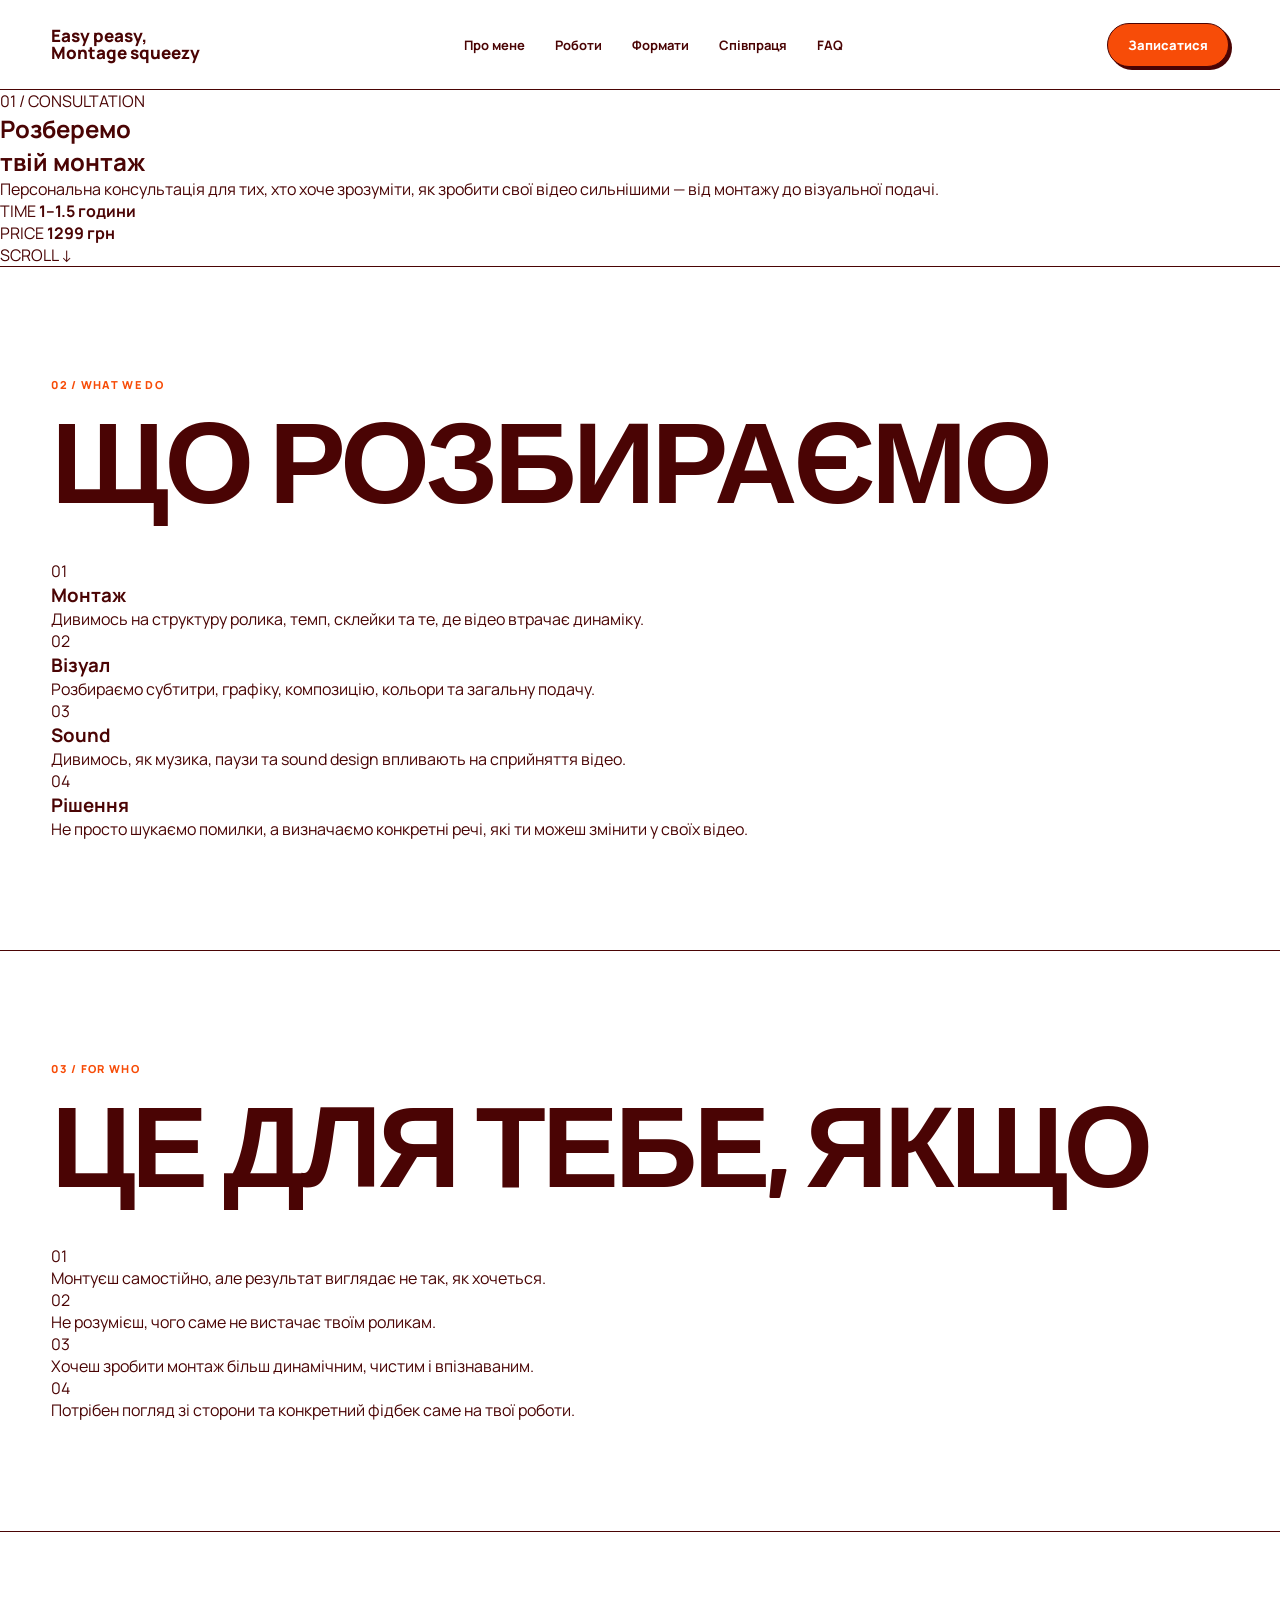
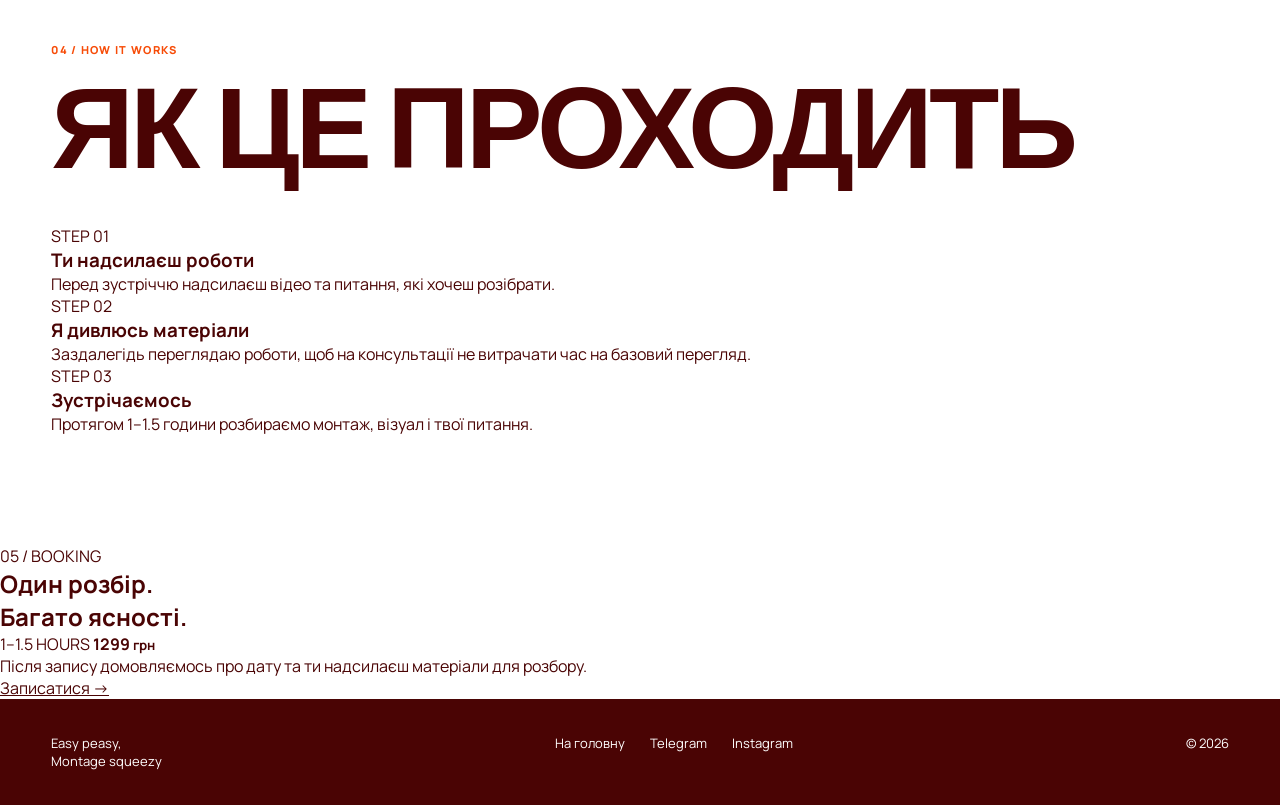
<file: consultation.html>
<!DOCTYPE html>
<html lang="uk">

<head>
  <meta charset="UTF-8">
  <meta name="viewport" content="width=device-width, initial-scale=1.0">

  <title>Консультація — Easy peasy, Montage squeezy</title>

  <link rel="stylesheet" href="css/style.css">
</head>

<body>

  <!-- HEADER -->

  <header class="header">

    <a href="index.html" class="logo">
      Easy peasy,<br>
      Montage squeezy
    </a>

    <nav class="nav">
      <a href="index.html#about">Про мене</a>
      <a href="index.html#portfolio">Роботи</a>
      <a href="index.html#formats">Формати</a>
      <a href="index.html#process">Співпраця</a>
      <a href="index.html#faq">FAQ</a>
    </nav>

    <a href="#booking" class="header-button">
      Записатися
    </a>

  </header>


  <main>

    <!-- CONSULTATION HERO -->

    <section class="consult-page-hero">

      <div class="corner corner-tl">
        <i></i><i></i><i></i>
      </div>

      <div class="corner corner-tr">
        <i></i><i></i><i></i>
      </div>


      <div class="consult-page-label">
        01 / CONSULTATION
      </div>


      <h1>
        Розберемо<br>
        твій монтаж
      </h1>


      <div class="consult-hero-bottom">

        <p>
          Персональна консультація для тих,
          хто хоче зрозуміти, як зробити свої
          відео сильнішими — від монтажу
          до візуальної подачі.
        </p>


        <div class="consult-hero-meta">

          <div>
            <span>TIME</span>
            <strong>1–1.5 години</strong>
          </div>

          <div>
            <span>PRICE</span>
            <strong>1299 грн</strong>
          </div>

        </div>

      </div>


      <div class="consult-scroll">
        SCROLL ↓
      </div>

    </section>


    <!-- WHAT WE DO -->

    <section class="section consult-what">

      <div class="section-label">
        02 / WHAT WE DO
      </div>

      <h2 class="section-title">
        Що розбираємо
      </h2>


      <div class="consult-topics">

        <article>

          <span>01</span>

          <h3>
            Монтаж
          </h3>

          <p>
            Дивимось на структуру ролика,
            темп, склейки та те,
            де відео втрачає динаміку.
          </p>

        </article>


        <article>

          <span>02</span>

          <h3>
            Візуал
          </h3>

          <p>
            Розбираємо субтитри,
            графіку, композицію,
            кольори та загальну подачу.
          </p>

        </article>


        <article>

          <span>03</span>

          <h3>
            Sound
          </h3>

          <p>
            Дивимось, як музика,
            паузи та sound design
            впливають на сприйняття відео.
          </p>

        </article>


        <article>

          <span>04</span>

          <h3>
            Рішення
          </h3>

          <p>
            Не просто шукаємо помилки,
            а визначаємо конкретні речі,
            які ти можеш змінити у своїх відео.
          </p>

        </article>

      </div>

    </section>


    <!-- FOR WHO -->

    <section class="section consult-for">

      <div class="section-label">
        03 / FOR WHO
      </div>

      <h2 class="section-title">
        Це для тебе, якщо
      </h2>


      <div class="consult-for-list">

        <div>
          <span>01</span>
          <p>
            Монтуєш самостійно,
            але результат виглядає
            не так, як хочеться.
          </p>
        </div>


        <div>
          <span>02</span>
          <p>
            Не розумієш,
            чого саме не вистачає
            твоїм роликам.
          </p>
        </div>


        <div>
          <span>03</span>
          <p>
            Хочеш зробити монтаж
            більш динамічним,
            чистим і впізнаваним.
          </p>
        </div>


        <div>
          <span>04</span>
          <p>
            Потрібен погляд зі сторони
            та конкретний фідбек
            саме на твої роботи.
          </p>
        </div>

      </div>

    </section>


    <!-- PROCESS -->

    <section class="section consult-process">

      <div class="section-label">
        04 / HOW IT WORKS
      </div>

      <h2 class="section-title">
        Як це проходить
      </h2>


      <div class="consult-steps">

        <div class="consult-step">

          <span>
            STEP 01
          </span>

          <h3>
            Ти надсилаєш роботи
          </h3>

          <p>
            Перед зустріччю надсилаєш
            відео та питання,
            які хочеш розібрати.
          </p>

        </div>


        <div class="consult-step">

          <span>
            STEP 02
          </span>

          <h3>
            Я дивлюсь матеріали
          </h3>

          <p>
            Заздалегідь переглядаю роботи,
            щоб на консультації
            не витрачати час на базовий перегляд.
          </p>

        </div>


        <div class="consult-step">

          <span>
            STEP 03
          </span>

          <h3>
            Зустрічаємось
          </h3>

          <p>
            Протягом 1–1.5 години
            розбираємо монтаж,
            візуал і твої питання.
          </p>

        </div>

      </div>

    </section>


    <!-- PRICE -->

    <section class="consult-price-section" id="booking">

      <div class="consult-price-small">
        05 / BOOKING
      </div>


      <div class="consult-price-grid">

        <div>

          <h2>
            Один розбір.<br>
            Багато ясності.
          </h2>

        </div>


        <div class="consult-booking">

          <span class="consult-duration">
            1–1.5 HOURS
          </span>

          <strong class="consult-big-price">
            1299
            <small>грн</small>
          </strong>

          <p>
            Після запису домовляємось
            про дату та ти надсилаєш
            матеріали для розбору.
          </p>

          <a href="#" class="consult-book-button">
            Записатися
            <span>→</span>
          </a>

        </div>

      </div>

    </section>

  </main>


  <!-- FOOTER -->

  <footer class="footer">

    <div>
      Easy peasy,<br>
      Montage squeezy
    </div>

    <div class="footer-links">
      <a href="index.html">На головну</a>
      <a href="#">Telegram</a>
      <a href="#">Instagram</a>
    </div>

    <div>
      © 2026
    </div>

  </footer>


</body>
</html>
</file>
<file: css/style.css>
@import url('https://fonts.googleapis.com/css2?family=Barlow+Condensed:wght@500;600;700;800;900&family=Manrope:wght@400;500;600;700;800&display=swap');


:root {
  --oxblood: #4A0404;
  --orange: #F74C08;
  --blue: #A4B8FF;
  --white: #FFFFFF;
  --black: #111111;
}


/* RESET */

* {
  margin: 0;
  padding: 0;
  box-sizing: border-box;
}


html {
  scroll-behavior: smooth;
}


body {
  overflow-x: hidden;

  background: var(--white);

  color: var(--oxblood);

  font-family: "Manrope", sans-serif;
}


img {
  display: block;
  max-width: 100%;
}


a {
  color: inherit;
}


/* =========================
   HEADER
========================= */

.header {
  height: 90px;

  display: flex;
  align-items: center;
  justify-content: space-between;

  gap: 30px;

  padding: 0 4vw;

  background: var(--white);

  border-bottom: 1px solid var(--oxblood);

  position: relative;

  z-index: 100;
}


.logo {
  text-decoration: none;

  font-size: 17px;
  font-weight: 800;

  line-height: 0.95;
}


.nav {
  display: flex;

  gap: 30px;
}


.nav a {
  text-decoration: none;

  font-size: 13px;
  font-weight: 700;

  transition: 0.2s;
}


.nav a:hover {
  color: var(--orange);
}


.header-button {
  padding: 12px 20px;

  background: var(--orange);

  border: 1px solid var(--oxblood);

  border-radius: 100px;

  box-shadow: 3px 3px 0 var(--oxblood);

  color: var(--white);

  text-decoration: none;

  font-size: 13px;
  font-weight: 800;
}


/* =========================
   HERO
========================= */

.hero {
  min-height: calc(100vh - 90px);

  position: relative;

  overflow: hidden;

  background: var(--white);

  padding: 50px 4vw 80px;
}


/* CORNERS */

.corner {
  position: absolute;

  z-index: 20;

  display: flex;

  gap: 3px;
}


.corner i {
  width: 10px;
  height: 7px;

  display: block;

  background: var(--oxblood);
}


.corner-tl {
  top: 14px;
  left: 14px;
}


.corner-tr {
  top: 14px;
  right: 14px;
}


.corner-bl {
  bottom: 14px;
  left: 14px;
}


.corner-br {
  bottom: 14px;
  right: 14px;
}


/* EYEBROW */

.hero-eyebrow {
  position: absolute;

  top: 35px;
  left: 4vw;

  z-index: 10;

  color: var(--orange);

  font-size: 10px;
  font-weight: 800;

  letter-spacing: 0.12em;
}


/* BIG TITLE */

.hero-title {
  width: 100%;

  position: relative;

  z-index: 1;

  padding-top: 65px;

  pointer-events: none;
}


.hero-title-top,
.hero-title-bottom {
  font-family: "Barlow Condensed", sans-serif;

  font-weight: 700;

  letter-spacing: -0.045em;

  text-transform: uppercase;

  white-space: nowrap;
}


.hero-title-top {
  font-size: clamp(120px, 18vw, 280px);

  line-height: 0.7;

  text-align: center;

  color: var(--oxblood);
}


.hero-title-bottom {
  margin-top: 110px;

  font-size: clamp(95px, 14vw, 220px);

  line-height: 0.72;

  text-align: center;

  color: var(--orange);
}


/* CENTRAL PHOTO */

.hero-photo {
  width: min(36vw, 500px);

  aspect-ratio: 4 / 3;

  position: absolute;

  top: 48%;
  left: 50%;

  transform:
    translate(-50%, -50%)
    rotate(-1deg);

  z-index: 6;

  overflow: hidden;

  background: var(--blue);

  border: 1px solid var(--oxblood);
}


.hero-photo img {
  width: 100%;
  height: 100%;

  object-fit: cover;

  object-position: center 40%;
}


.photo-time {
  position: absolute;

  right: 8px;
  bottom: 8px;

  padding: 5px 7px;

  background: var(--white);

  border: 1px solid var(--oxblood);

  font-size: 9px;
  font-weight: 800;
}


/* DOODLE */

.doodle {
  position: absolute;

  z-index: 3;

  pointer-events: none;
}


.doodle path {
  stroke: var(--oxblood);

  stroke-width: 1.5;

  vector-effect: non-scaling-stroke;
}


.doodle-one {
  width: 75%;

  top: 10%;
  left: 5%;

  transform: rotate(-4deg);

  opacity: 0.5;
}


.doodle-two {
  width: 65%;

  right: 2%;
  bottom: 12%;

  transform: rotate(5deg);

  opacity: 0.4;
}


/* HERO DESCRIPTION */

.hero-description {
  width: 280px;

  position: absolute;

  left: 4vw;
  bottom: 90px;

  z-index: 10;
}


.hero-description p {
  margin-bottom: 20px;

  font-size: 14px;

  line-height: 1.5;
}


.hero-button {
  display: inline-flex;

  align-items: center;

  gap: 25px;

  padding: 13px 20px;

  background: var(--orange);

  border: 1px solid var(--oxblood);

  border-radius: 100px;

  box-shadow: 3px 3px 0 var(--oxblood);

  color: var(--white);

  text-decoration: none;

  font-size: 12px;
  font-weight: 800;
}


.hero-button span {
  font-size: 18px;
}


/* RIGHT NOTE */

.hero-side-note {
  position: absolute;

  right: 4vw;
  bottom: 110px;

  z-index: 10;

  font-family: "Barlow Condensed", sans-serif;

  font-size: 20px;
  font-weight: 700;

  line-height: 0.9;

  text-align: right;

  color: var(--oxblood);
}


/* HERO BOTTOM */

.hero-bottom {
  position: absolute;

  left: 4vw;
  right: 4vw;
  bottom: 25px;

  z-index: 10;

  display: flex;

  justify-content: space-between;

  padding-top: 10px;

  border-top: 1px solid var(--oxblood);

  font-size: 9px;
  font-weight: 700;

  letter-spacing: 0.1em;
}


/* =========================
   GENERAL SECTIONS
========================= */

.section {
  padding: 110px 4vw;

  border-top: 1px solid var(--oxblood);
}


.section-label {
  margin-bottom: 22px;

  color: var(--orange);

  font-size: 11px;
  font-weight: 800;

  letter-spacing: 0.12em;
}


.section-title {
  margin-bottom: 60px;

  font-family: "Barlow Condensed", sans-serif;

  font-size: clamp(70px, 9vw, 135px);

  font-weight: 700;

  line-height: 0.75;

  letter-spacing: -0.035em;

  text-transform: uppercase;
}


/* =========================
   ABOUT
========================= */

.about {
  background: var(--white);
}


.about-grid {
  display: grid;

  grid-template-columns: 1fr 1fr;

  gap: 8vw;

  align-items: center;
}


.about-text {
  max-width: 620px;

  font-size: 21px;

  line-height: 1.55;
}


.about-text p + p {
  margin-top: 25px;
}


.about-visual {
  min-height: 330px;

  display: flex;

  flex-direction: column;

  justify-content: center;

  padding: 35px;

  background: var(--blue);

  border: 1px solid var(--oxblood);

  transform: rotate(1deg);
}


.about-visual span {
  font-family: "Barlow Condensed", sans-serif;

  font-size: clamp(45px, 5vw, 75px);

  font-weight: 700;

  line-height: 0.82;
}


/* =========================
   PORTFOLIO
========================= */

.portfolio {
  background: var(--oxblood);

  color: var(--white);
}


.portfolio .section-title {
  color: var(--white);
}


.portfolio-grid {
  display: grid;

  grid-template-columns: repeat(4, 1fr);

  gap: 18px;
}


.work-placeholder {
  aspect-ratio: 9 / 16;

  display: flex;

  align-items: center;
  justify-content: center;

  background: var(--blue);

  color: var(--oxblood);

  font-family: "Barlow Condensed", sans-serif;

  font-size: 70px;
  font-weight: 700;
}


.work-card:nth-child(even) .work-placeholder {
  background: var(--orange);

  color: var(--white);
}


.work-card h3 {
  margin-top: 12px;

  font-size: 15px;
}


/* =========================
   FORMATS
========================= */

.formats {
  background: var(--blue);
}


.format {
  padding: 50px 0;

  border-top: 1px solid var(--oxblood);
}


.format:last-child {
  border-bottom: 1px solid var(--oxblood);
}


.format-heading {
  display: grid;

  grid-template-columns: 60px 1fr auto;

  gap: 25px;

  align-items: end;
}


.format-number {
  color: var(--orange);

  font-size: 12px;
  font-weight: 800;
}


.format-heading h3 {
  font-family: "Barlow Condensed", sans-serif;

  font-size: clamp(50px, 6vw, 90px);

  font-weight: 700;

  line-height: 0.8;

  text-transform: uppercase;
}


.format-heading strong {
  padding: 10px 16px;

  background: var(--orange);

  border: 1px solid var(--oxblood);

  border-radius: 100px;

  color: var(--white);

  font-size: 16px;
}


.format-content {
  display: grid;

  grid-template-columns: 1fr 1fr;

  gap: 10vw;

  margin-top: 35px;
  margin-left: 85px;
}


.format-content > p {
  max-width: 500px;

  font-size: 17px;

  line-height: 1.55;
}


.prices {
  background: var(--white);

  border: 1px solid var(--oxblood);

  padding: 0 20px;
}


.prices div {
  display: flex;

  justify-content: space-between;

  padding: 16px 0;

  border-bottom: 1px solid var(--oxblood);
}


.prices div:last-child {
  border-bottom: 0;
}


.prices b {
  color: var(--orange);
}


/* =========================
   PROCESS
========================= */

.process {
  background: var(--white);
}


.process-grid {
  display: grid;

  grid-template-columns: repeat(4, 1fr);

  gap: 16px;
}


.process-grid article {
  min-height: 270px;

  padding: 24px;

  border: 1px solid var(--oxblood);

  background: var(--blue);
}


.process-grid article:nth-child(2) {
  background: var(--orange);

  color: var(--white);
}


.process-grid article:nth-child(3) {
  background: var(--oxblood);

  color: var(--white);
}


.process-grid article span {
  font-size: 11px;
  font-weight: 800;
}


.process-grid article h3 {
  margin-top: 80px;

  font-family: "Barlow Condensed", sans-serif;

  font-size: 38px;

  line-height: 0.9;

  text-transform: uppercase;
}


.process-grid article p {
  margin-top: 15px;

  font-size: 14px;

  line-height: 1.5;
}


/* =========================
   CLIENTS
========================= */

.clients {
  background: var(--blue);
}


.clients-grid {
  display: grid;

  grid-template-columns: repeat(4, 1fr);

  gap: 15px;
}


.clients-grid div {
  min-height: 150px;

  display: flex;

  align-items: center;
  justify-content: center;

  background: var(--white);

  border: 1px solid var(--oxblood);

  font-family: "Barlow Condensed", sans-serif;

  font-size: 27px;
  font-weight: 700;
}


/* =========================
   CONSULTATION
========================= */

.consultation {
  display: grid;

  grid-template-columns: 1.2fr 0.8fr;

  gap: 8vw;

  align-items: end;

  background: var(--oxblood);

  color: var(--white);
}


.consultation .section-title {
  margin-bottom: 0;
}


.consultation-content p {
  max-width: 500px;

  margin-bottom: 20px;

  font-size: 19px;

  line-height: 1.5;
}


.consultation-content strong {
  display: block;

  margin-bottom: 25px;

  color: var(--blue);
}


.button {
  display: inline-block;

  padding: 14px 22px;

  background: var(--orange);

  border: 1px solid var(--white);

  border-radius: 100px;

  color: var(--white);

  text-decoration: none;

  font-weight: 800;
}


/* =========================
   FAQ
========================= */

.faq {
  background: var(--white);
}


.faq-list {
  max-width: 950px;
}


.faq details {
  border-top: 1px solid var(--oxblood);
}


.faq details:last-child {
  border-bottom: 1px solid var(--oxblood);
}


.faq summary {
  padding: 24px 0;

  cursor: pointer;

  font-size: 20px;
  font-weight: 700;
}


.faq details p {
  max-width: 650px;

  padding-bottom: 25px;

  line-height: 1.6;
}


/* =========================
   CONTACT
========================= */

.contact {
  padding: 120px 4vw;

  background: var(--orange);

  text-align: center;

  color: var(--white);
}


.contact > span {
  font-size: 10px;
  font-weight: 800;

  letter-spacing: 0.15em;
}


.contact h2 {
  margin-top: 25px;

  font-family: "Barlow Condensed", sans-serif;

  font-size: clamp(90px, 13vw, 190px);

  font-weight: 700;

  line-height: 0.7;

  letter-spacing: -0.04em;

  text-transform: uppercase;

  color: var(--oxblood);
}


.contact p {
  max-width: 550px;

  margin: 40px auto 30px;

  font-size: 18px;

  line-height: 1.5;
}


.contact-button {
  display: inline-block;

  padding: 15px 24px;

  background: var(--white);

  border: 1px solid var(--oxblood);

  border-radius: 100px;

  box-shadow: 4px 4px 0 var(--oxblood);

  color: var(--oxblood);

  text-decoration: none;

  font-weight: 800;
}


/* =========================
   FOOTER
========================= */

.footer {
  display: flex;

  justify-content: space-between;

  gap: 30px;

  padding: 35px 4vw;

  background: var(--oxblood);

  color: var(--white);

  font-size: 13px;
}


.footer-links {
  display: flex;

  gap: 25px;
}


.footer a {
  color: var(--white);

  text-decoration: none;
}


/* =========================
   TABLET
========================= */

@media (max-width: 900px) {

  .header {
    padding: 0 20px;
  }


  .nav {
    display: none;
  }


  .hero {
    min-height: 800px;

    padding-left: 20px;
    padding-right: 20px;
  }


  .hero-eyebrow {
    left: 20px;
  }


  .hero-title-top {
    font-size: 19vw;
  }


  .hero-title-bottom {
    margin-top: 220px;

    font-size: 16vw;
  }


  .hero-photo {
    width: 55vw;

    top: 43%;
  }


  .hero-description {
    left: 20px;
  }


  .hero-side-note {
    right: 20px;
  }


  .hero-bottom {
    left: 20px;
    right: 20px;
  }


  .section {
    padding: 80px 20px;
  }


  .about-grid,
  .consultation {
    grid-template-columns: 1fr;
  }


  .portfolio-grid,
  .process-grid,
  .clients-grid {
    grid-template-columns: 1fr 1fr;
  }


  .format-content {
    margin-left: 0;

    grid-template-columns: 1fr;

    gap: 30px;
  }


  .format-heading {
    grid-template-columns: 40px 1fr;
  }


  .format-heading strong {
    grid-column: 2;
    width: fit-content;
  }

}


/* =========================
   MOBILE
========================= */

@media (max-width: 600px) {

  .header {
    height: 76px;
  }


  .logo {
    font-size: 14px;
  }


  .header-button {
    padding: 10px 14px;

    font-size: 11px;
  }


  .hero {
    min-height: 720px;

    padding: 35px 16px 75px;
  }


  .hero-eyebrow {
    top: 30px;
    left: 16px;

    font-size: 8px;
  }


  .hero-title {
    padding-top: 75px;
  }


  .hero-title-top {
    font-size: 25vw;

    text-align: left;

    white-space: normal;
  }


  .hero-title-bottom {
    margin-top: 250px;

    font-size: 21vw;

    text-align: left;

    white-space: normal;
  }


  .hero-photo {
    width: 75vw;

    top: 43%;
  }


  .hero-description {
    left: 16px;
    bottom: 72px;

    width: auto;
  }


  .hero-description p {
    display: none;
  }


  .hero-side-note {
    display: none;
  }


  .hero-bottom {
    left: 16px;
    right: 16px;
    bottom: 18px;

    font-size: 7px;
  }


  .section {
    padding: 70px 16px;
  }


  .section-title {
    margin-bottom: 40px;

    font-size: 65px;
  }


  .about-grid {
    gap: 45px;
  }


  .about-text {
    font-size: 18px;
  }


  .portfolio-grid,
  .process-grid,
  .clients-grid {
    grid-template-columns: 1fr;
  }


  .format-heading {
    display: block;
  }


  .format-heading h3 {
    margin-top: 10px;

    font-size: 55px;
  }


  .format-heading strong {
    display: inline-block;

    margin-top: 20px;
  }


  .format-content {
    margin-top: 25px;
  }


  .contact h2 {
    font-size: 82px;
  }


  .footer {
    flex-direction: column;
  }


  .footer-links {
    flex-wrap: wrap;
  }

}
</file>
